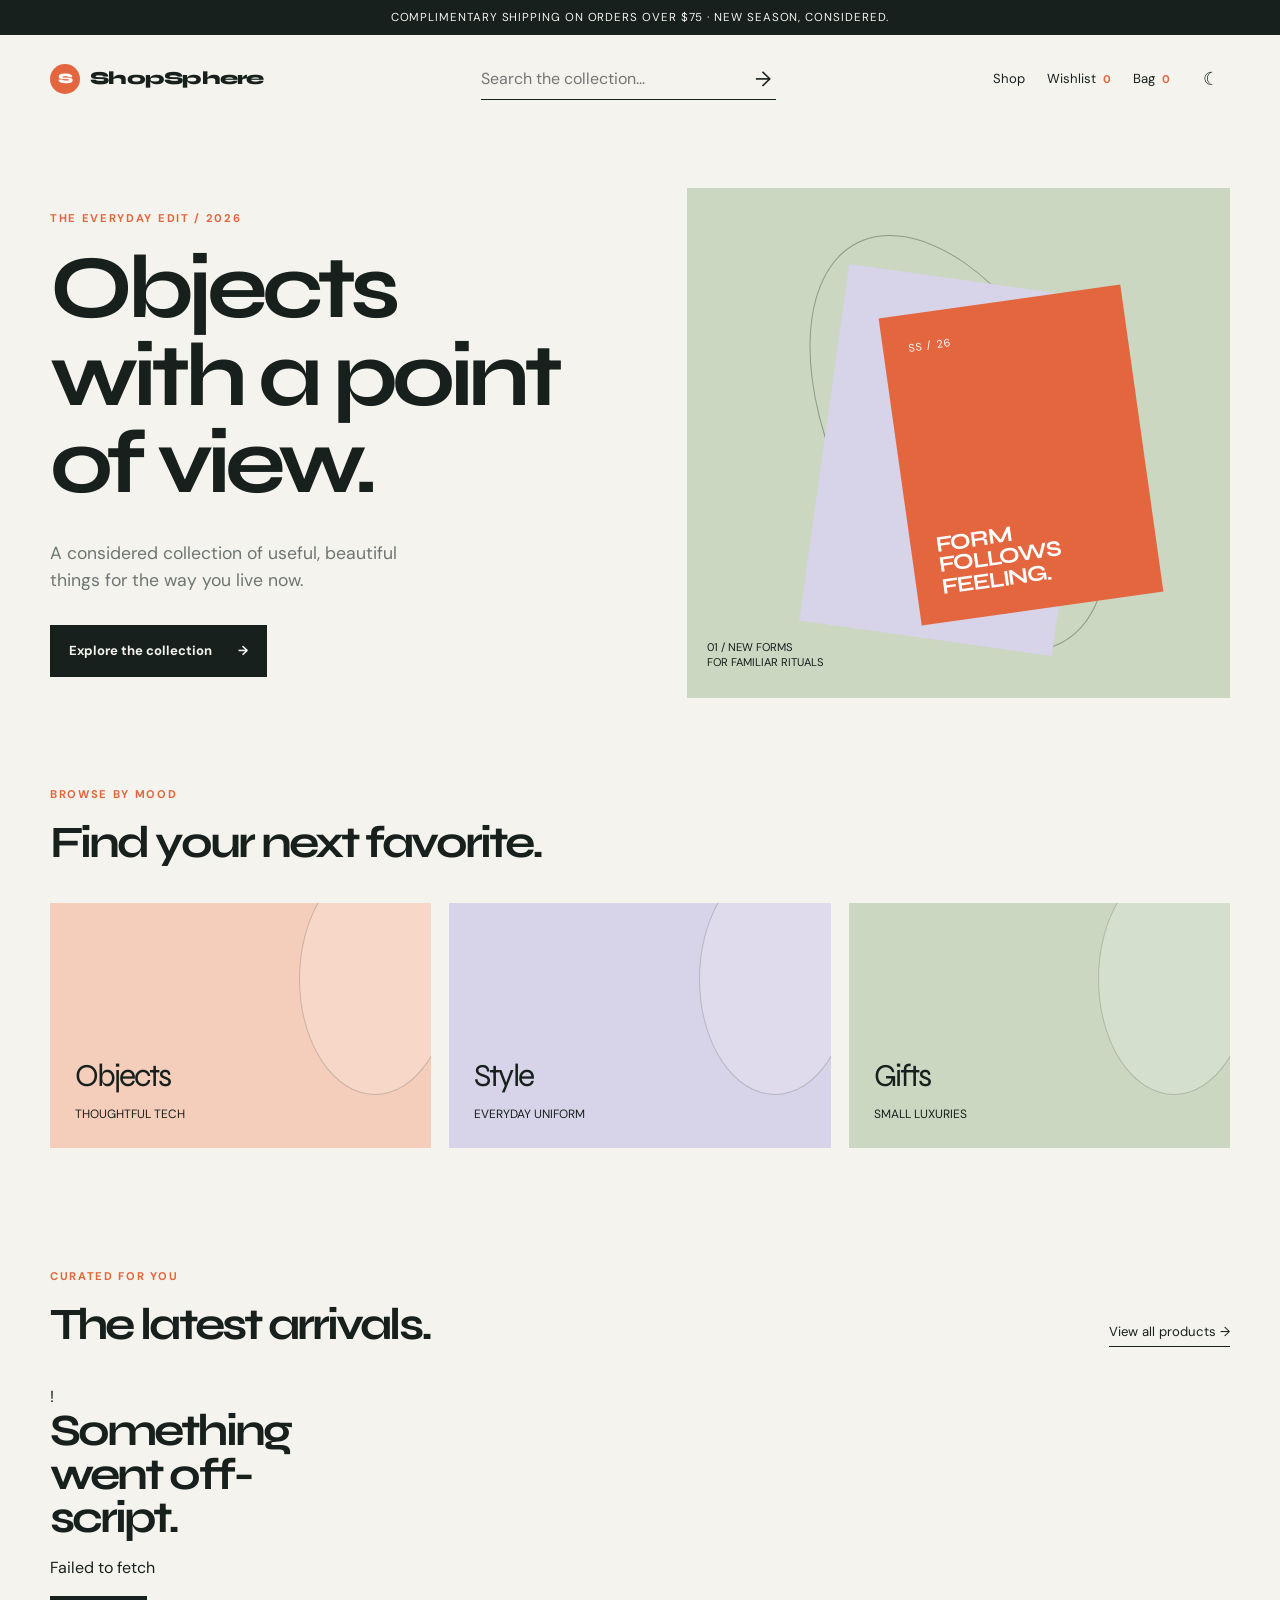
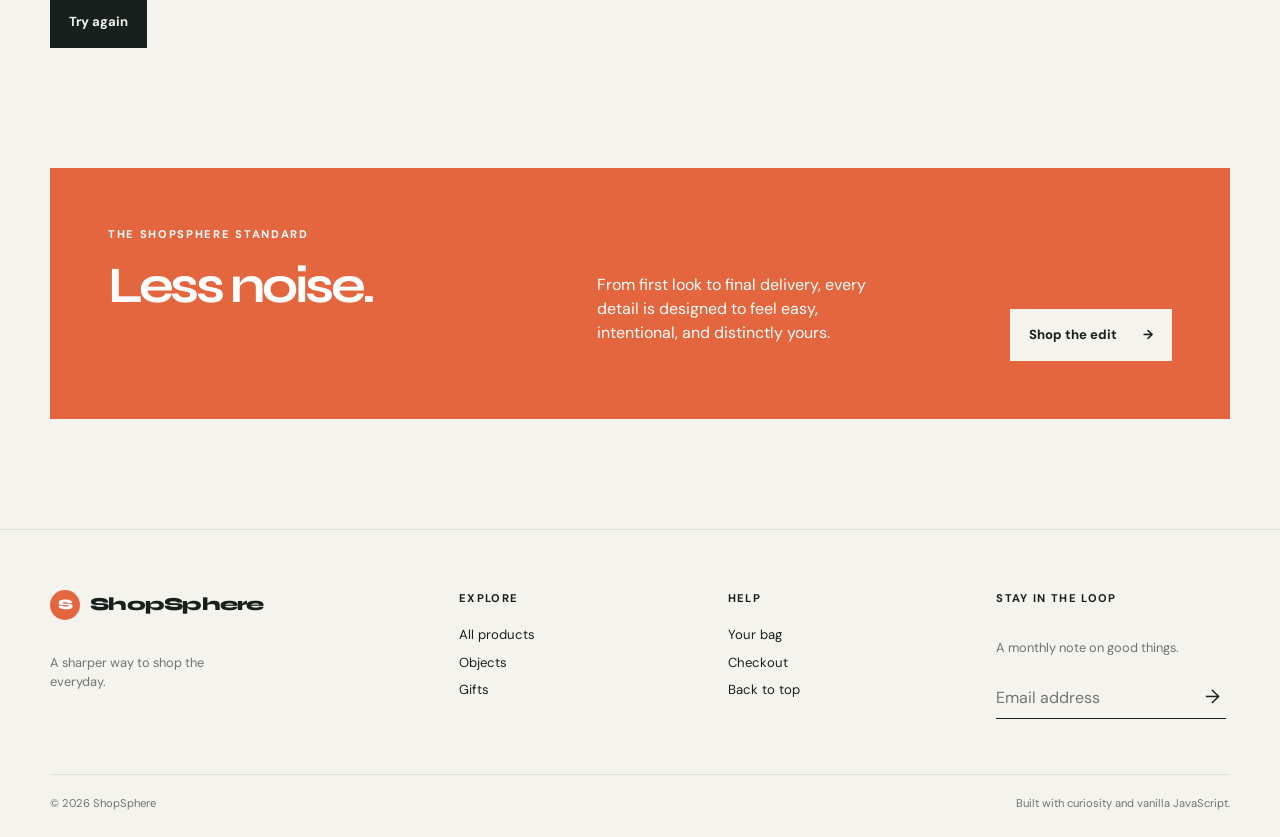
<file: shopsphere/index.html>
<!doctype html>
<html lang="en">
<head>
  <meta charset="UTF-8">
  <meta name="viewport" content="width=device-width, initial-scale=1.0">
  <meta name="description" content="ShopSphere - a modern storefront for everyday essentials.">
  <title>ShopSphere | Modern essentials</title>
  <link rel="preconnect" href="https://fonts.googleapis.com">
  <link rel="preconnect" href="https://fonts.gstatic.com" crossorigin>
  <link href="https://fonts.googleapis.com/css2?family=DM+Sans:wght@400;500;600;700&family=Syne:wght@600;700;800&display=swap" rel="stylesheet">
  <link rel="stylesheet" href="css/style.css">
  <link rel="stylesheet" href="css/responsive.css">
</head>
<body data-page="home">
  <header class="site-header" id="top">
    <div class="announcement">Complimentary shipping on orders over $75 <span aria-hidden="true">&middot;</span> New season, considered.</div>
    <nav class="navbar container" aria-label="Primary navigation">
      <a class="brand" href="index.html" aria-label="ShopSphere home"><span class="brand-mark">S</span><span>ShopSphere</span></a>
      <form class="nav-search" role="search" action="products.html"><label class="sr-only" for="nav-search">Search products</label><input id="nav-search" name="search" type="search" placeholder="Search the collection..."><button type="submit" aria-label="Search">&#8594;</button></form>
      <div class="nav-actions"><a href="products.html">Shop</a><a href="products.html?wishlist=true">Wishlist <span class="count-badge" data-wishlist-count>0</span></a><a class="cart-link" href="cart.html">Bag <span class="count-badge" data-cart-count>0</span></a><button class="icon-button" type="button" data-theme-toggle aria-label="Toggle dark mode">&#9790;</button></div>
      <button class="menu-toggle icon-button" type="button" data-menu-toggle aria-label="Open navigation">&#9776;</button>
    </nav>
  </header>
  <main>
    <section class="hero container">
      <div class="hero-copy"><p class="eyebrow">The everyday edit / 2026</p><h1>Objects with a point of view.</h1><p class="hero-text">A considered collection of useful, beautiful things for the way you live now.</p><a class="button button-dark" href="products.html">Explore the collection <span>&#8594;</span></a></div>
      <div class="hero-art" aria-label="Abstract editorial product still life"><div class="hero-orbit"></div><div class="hero-card hero-card-back"></div><div class="hero-card hero-card-front"><span>SS / 26</span><strong>FORM<br>FOLLOWS<br>FEELING.</strong></div><p class="art-caption">01 / New forms<br>for familiar rituals</p></div>
    </section>
    <section class="category-strip container" aria-labelledby="category-heading"><div class="section-heading"><p class="eyebrow">Browse by mood</p><h2 id="category-heading">Find your next favorite.</h2></div><div class="category-grid"><a class="category-tile tile-objects" href="products.html?category=electronics"><span>Objects</span><small>Thoughtful tech</small></a><a class="category-tile tile-style" href="products.html?category=men's clothing"><span>Style</span><small>Everyday uniform</small></a><a class="category-tile tile-gifts" href="products.html?category=jewelery"><span>Gifts</span><small>Small luxuries</small></a></div></section>
    <section class="featured-section container" aria-labelledby="featured-heading"><div class="section-heading section-heading-row"><div><p class="eyebrow">Curated for you</p><h2 id="featured-heading">The latest arrivals.</h2></div><a class="text-link" href="products.html">View all products <span>&#8594;</span></a></div><div class="product-grid" data-featured-products><div class="loading-state"><span class="loader"></span> Loading the collection...</div></div></section>
    <section class="promo-banner container"><div><p class="eyebrow">The ShopSphere standard</p><h2>Less noise.<br><em>More meaning.</em></h2></div><p>From first look to final delivery, every detail is designed to feel easy, intentional, and distinctly yours.</p><a class="button button-light" href="products.html">Shop the edit <span>&#8594;</span></a></section>
  </main>
  <footer class="site-footer"><div class="container footer-grid"><div><a class="brand footer-brand" href="index.html"><span class="brand-mark">S</span><span>ShopSphere</span></a><p class="footer-note">A sharper way to shop the everyday.</p></div><div><p class="footer-label">Explore</p><a href="products.html">All products</a><a href="products.html?category=electronics">Objects</a><a href="products.html?category=jewelery">Gifts</a></div><div><p class="footer-label">Help</p><a href="cart.html">Your bag</a><a href="checkout.html">Checkout</a><a href="#top">Back to top</a></div><div><p class="footer-label">Stay in the loop</p><p class="footer-note">A monthly note on good things.</p><form class="newsletter-form"><label class="sr-only" for="newsletter">Email address</label><input id="newsletter" type="email" placeholder="Email address" required><button type="submit" aria-label="Subscribe">&#8594;</button></form></div></div><div class="container footer-bottom"><span>&copy; 2026 ShopSphere</span><span>Built with curiosity and vanilla JavaScript.</span></div></footer>
  <div class="toast-region" aria-live="polite" aria-atomic="true"></div><button class="back-to-top icon-button" type="button" data-back-to-top aria-label="Back to top">&#8593;</button>
  <script type="module" src="js/app.js"></script>
</body>
</html>
</file>
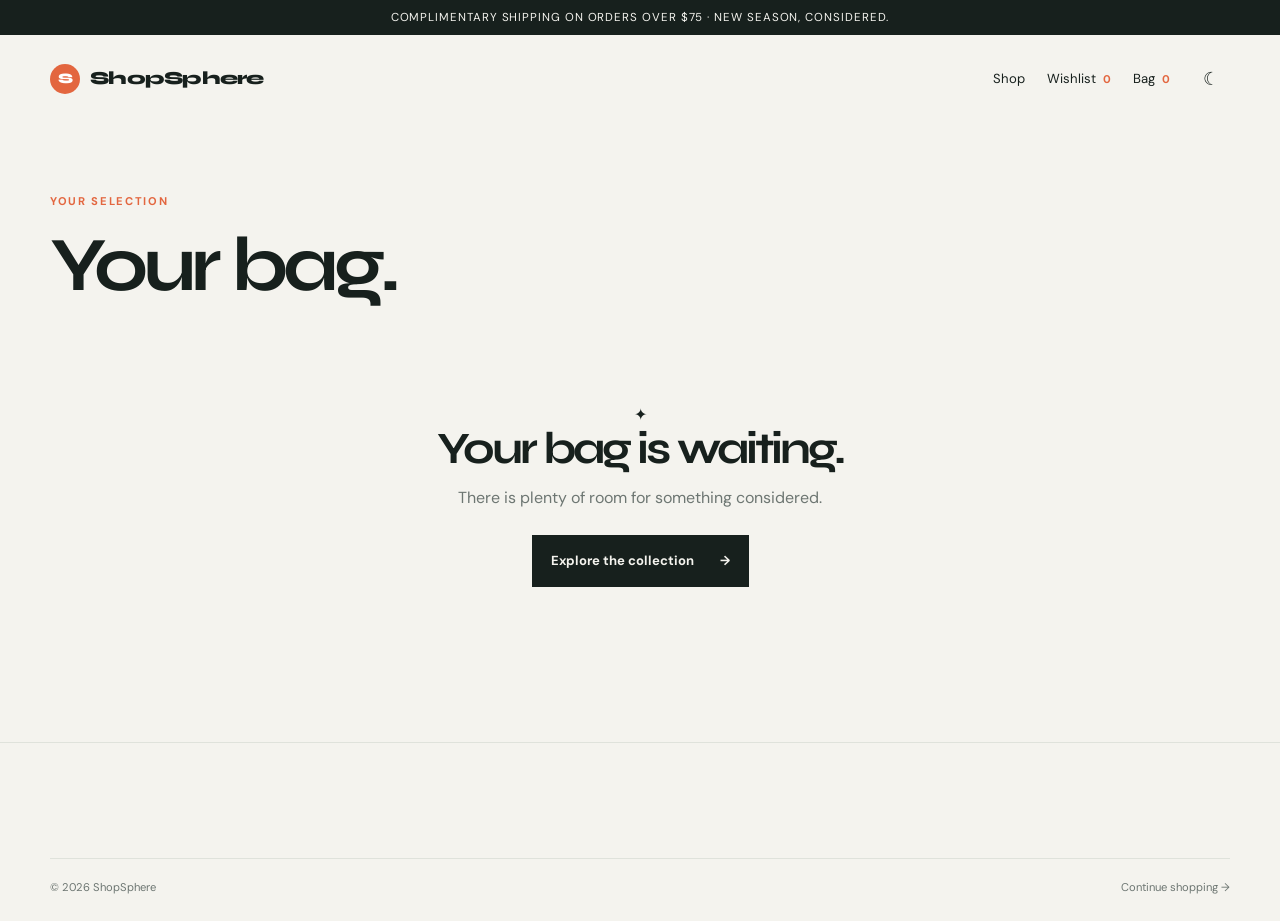
<file: shopsphere/cart.html>
<!doctype html>
<html lang="en">
<head><meta charset="UTF-8"><meta name="viewport" content="width=device-width, initial-scale=1.0"><meta name="description" content="Review your ShopSphere shopping bag."><title>Your bag | ShopSphere</title><link rel="preconnect" href="https://fonts.googleapis.com"><link rel="preconnect" href="https://fonts.gstatic.com" crossorigin><link href="https://fonts.googleapis.com/css2?family=DM+Sans:wght@400;500;600;700&family=Syne:wght@600;700;800&display=swap" rel="stylesheet"><link rel="stylesheet" href="css/style.css"><link rel="stylesheet" href="css/cart.css"><link rel="stylesheet" href="css/responsive.css"></head>
<body data-page="cart"><header class="site-header"><div class="announcement">Complimentary shipping on orders over $75 <span aria-hidden="true">&middot;</span> New season, considered.</div><nav class="navbar container" aria-label="Primary navigation"><a class="brand" href="index.html"><span class="brand-mark">S</span><span>ShopSphere</span></a><div class="nav-actions"><a href="products.html">Shop</a><a href="products.html?wishlist=true">Wishlist <span class="count-badge" data-wishlist-count>0</span></a><a class="cart-link" href="cart.html">Bag <span class="count-badge" data-cart-count>0</span></a><button class="icon-button" type="button" data-theme-toggle aria-label="Toggle dark mode">&#9790;</button></div><button class="menu-toggle icon-button" type="button" data-menu-toggle aria-label="Open navigation">&#9776;</button></nav></header><main class="container page-main"><div class="page-intro compact-intro"><p class="eyebrow">Your selection</p><h1>Your bag.</h1></div><div data-cart-view></div></main><footer class="site-footer"><div class="container footer-bottom"><span>&copy; 2026 ShopSphere</span><a href="products.html">Continue shopping <span>&#8594;</span></a></div></footer><div class="toast-region" aria-live="polite" aria-atomic="true"></div><script type="module" src="js/app.js"></script></body></html>
</file>
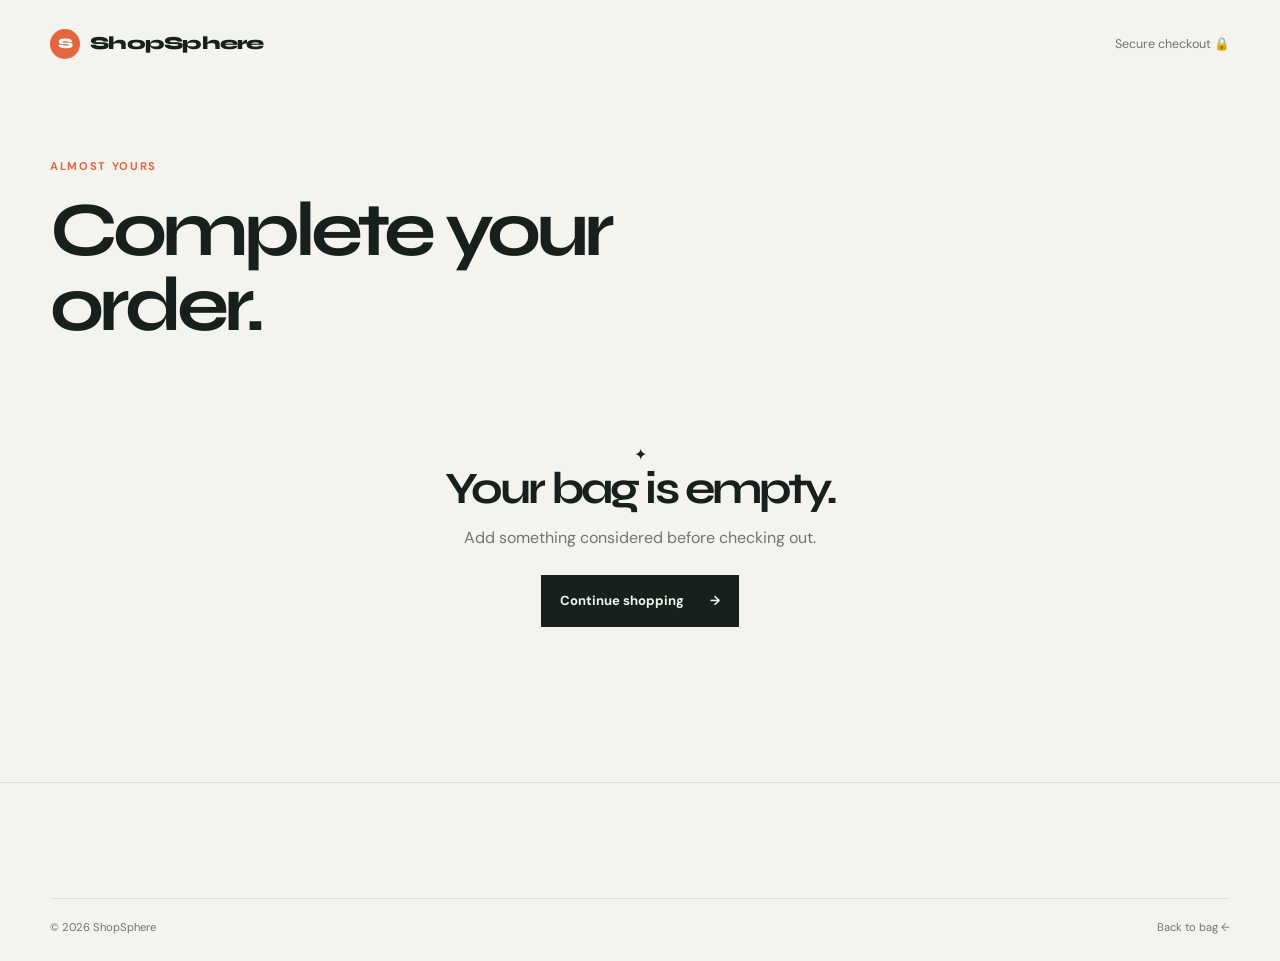
<file: shopsphere/checkout.html>
<!doctype html>
<html lang="en">
<head><meta charset="UTF-8"><meta name="viewport" content="width=device-width, initial-scale=1.0"><meta name="description" content="Securely complete your ShopSphere order."><title>Checkout | ShopSphere</title><link rel="preconnect" href="https://fonts.googleapis.com"><link rel="preconnect" href="https://fonts.gstatic.com" crossorigin><link href="https://fonts.googleapis.com/css2?family=DM+Sans:wght@400;500;600;700&family=Syne:wght@600;700;800&display=swap" rel="stylesheet"><link rel="stylesheet" href="css/style.css"><link rel="stylesheet" href="css/cart.css"><link rel="stylesheet" href="css/responsive.css"></head>
<body data-page="checkout"><header class="site-header"><nav class="navbar container" aria-label="Checkout navigation"><a class="brand" href="index.html"><span class="brand-mark">S</span><span>ShopSphere</span></a><span class="checkout-lock">Secure checkout <span aria-hidden="true">&#128274;</span></span></nav></header><main class="container page-main"><div class="page-intro compact-intro"><p class="eyebrow">Almost yours</p><h1>Complete your order.</h1></div><div data-checkout-view></div><section class="order-history" data-order-history hidden></section></main><footer class="site-footer"><div class="container footer-bottom"><span>&copy; 2026 ShopSphere</span><a href="cart.html">Back to bag <span>&#8592;</span></a></div></footer><div class="toast-region" aria-live="polite" aria-atomic="true"></div><script type="module" src="js/app.js"></script></body></html>
</file>
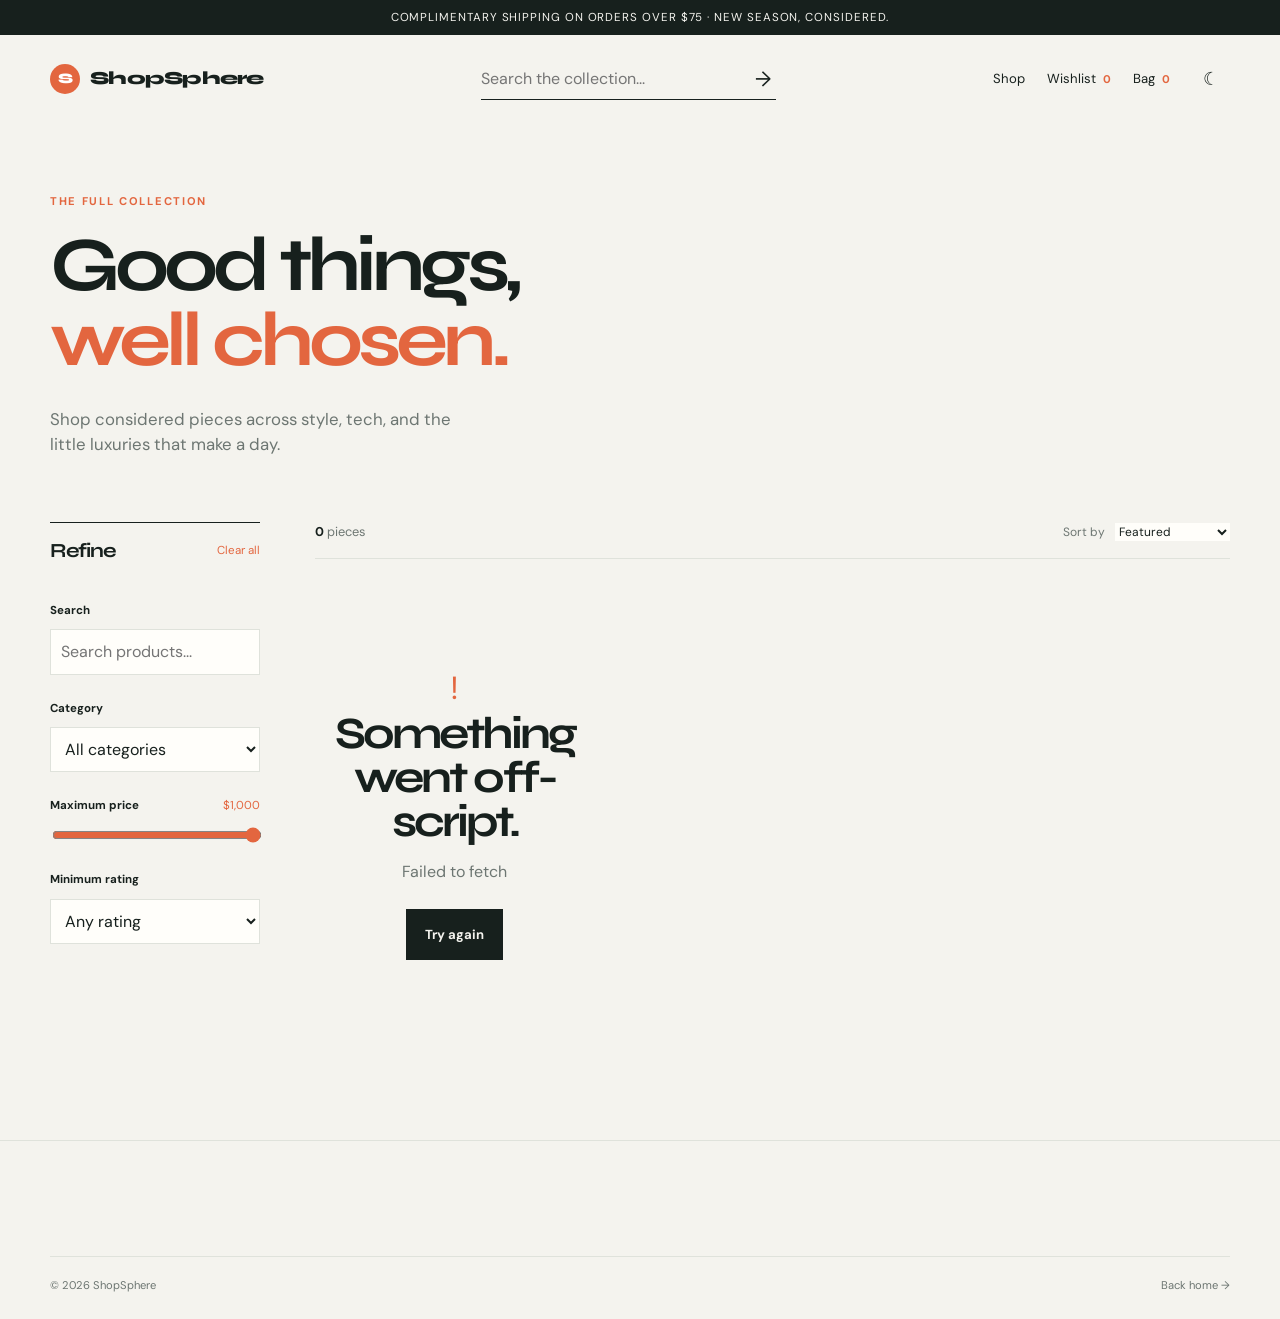
<file: shopsphere/products.html>
<!doctype html>
<html lang="en">
<head>
  <meta charset="UTF-8"><meta name="viewport" content="width=device-width, initial-scale=1.0"><meta name="description" content="Browse the ShopSphere collection."><title>Shop all | ShopSphere</title>
  <link rel="preconnect" href="https://fonts.googleapis.com"><link rel="preconnect" href="https://fonts.gstatic.com" crossorigin><link href="https://fonts.googleapis.com/css2?family=DM+Sans:wght@400;500;600;700&family=Syne:wght@600;700;800&display=swap" rel="stylesheet"><link rel="stylesheet" href="css/style.css"><link rel="stylesheet" href="css/products.css"><link rel="stylesheet" href="css/responsive.css">
</head>
<body data-page="products">
  <header class="site-header"><div class="announcement">Complimentary shipping on orders over $75 <span aria-hidden="true">&middot;</span> New season, considered.</div><nav class="navbar container" aria-label="Primary navigation"><a class="brand" href="index.html"><span class="brand-mark">S</span><span>ShopSphere</span></a><form class="nav-search" role="search" action="products.html"><label class="sr-only" for="nav-search">Search products</label><input id="nav-search" name="search" type="search" placeholder="Search the collection..."><button type="submit" aria-label="Search">&#8594;</button></form><div class="nav-actions"><a href="products.html">Shop</a><a href="products.html?wishlist=true">Wishlist <span class="count-badge" data-wishlist-count>0</span></a><a class="cart-link" href="cart.html">Bag <span class="count-badge" data-cart-count>0</span></a><button class="icon-button" type="button" data-theme-toggle aria-label="Toggle dark mode">&#9790;</button></div><button class="menu-toggle icon-button" type="button" data-menu-toggle aria-label="Open navigation">&#9776;</button></nav></header>
  <main class="container page-main"><div class="page-intro"><p class="eyebrow">The full collection</p><h1>Good things,<br><em>well chosen.</em></h1><p>Shop considered pieces across style, tech, and the little luxuries that make a day.</p></div><div class="shop-layout"><aside class="filters-panel" data-filters aria-label="Product filters"><div class="filter-header"><h2>Refine</h2><button class="text-button" type="button" data-clear-filters>Clear all</button></div><label for="search-filter">Search</label><input id="search-filter" type="search" data-filter-search placeholder="Search products..."><label for="category-filter">Category</label><select id="category-filter" data-filter-category><option value="all">All categories</option></select><label for="price-filter">Maximum price <output data-price-output>$1,000</output></label><input id="price-filter" type="range" min="0" max="1000" step="10" value="1000" data-filter-price><label for="rating-filter">Minimum rating</label><select id="rating-filter" data-filter-rating><option value="0">Any rating</option><option value="4">4.0 and up</option><option value="3">3.0 and up</option></select></aside><section class="results-panel"><div class="results-toolbar"><p><strong data-results-count>0</strong> pieces</p><label class="sort-control" for="sort-products">Sort by <select id="sort-products" data-filter-sort><option value="featured">Featured</option><option value="price-low">Price: low to high</option><option value="price-high">Price: high to low</option><option value="rating">Top rated</option><option value="name">Alphabetical</option></select></label></div><div class="product-grid" data-products-grid><div class="loading-state"><span class="loader"></span> Loading the collection...</div></div><div class="empty-state" data-products-empty hidden><div class="empty-icon">&#10022;</div><h2>No matches yet.</h2><p>Try widening your filters to find what you are looking for.</p><button class="button button-dark" type="button" data-clear-filters>Reset filters</button></div></section></div></main>
  <footer class="site-footer"><div class="container footer-bottom"><span>&copy; 2026 ShopSphere</span><a href="index.html">Back home <span>&#8594;</span></a></div></footer><div class="toast-region" aria-live="polite" aria-atomic="true"></div><button class="back-to-top icon-button" type="button" data-back-to-top aria-label="Back to top">&#8593;</button><script type="module" src="js/app.js"></script>
</body>
</html>
</file>
<file: shopsphere/css/style.css>
:root { --ink: #17201d; --muted: #6d7672; --paper: #f4f3ee; --surface: #fffefa; --line: #dfe2db; --accent: #e3663f; --accent-soft: #f4cdbb; --sage: #cbd7c1; --lavender: #d7d3e8; --shadow: 0 20px 60px rgba(23, 32, 29, .08); color-scheme: light; }
[data-theme="dark"] { --ink: #f3f1e8; --muted: #a4aea7; --paper: #19211e; --surface: #222c28; --line: #3b4741; --accent: #ff8c68; --accent-soft: #6a3c31; --sage: #344230; --lavender: #3b394c; --shadow: 0 20px 60px rgba(0, 0, 0, .25); color-scheme: dark; }
* { box-sizing: border-box; } html { scroll-behavior: smooth; } body { margin: 0; background: var(--paper); color: var(--ink); font-family: "DM Sans", sans-serif; line-height: 1.5; transition: background .25s ease, color .25s ease; } a { color: inherit; text-decoration: none; } button, input, select { font: inherit; } button { cursor: pointer; } img { display: block; max-width: 100%; } .container { width: min(1180px, calc(100% - 64px)); margin-inline: auto; } .sr-only { position: absolute; width: 1px; height: 1px; padding: 0; margin: -1px; overflow: hidden; clip: rect(0, 0, 0, 0); white-space: nowrap; border: 0; }
.announcement { background: var(--ink); color: var(--paper); font-size: .72rem; letter-spacing: .08em; padding: 9px 20px; text-align: center; text-transform: uppercase; } .site-header { position: relative; z-index: 10; } .navbar { align-items: center; display: flex; gap: 28px; justify-content: space-between; min-height: 88px; } .brand { align-items: center; display: inline-flex; font-family: Syne, sans-serif; font-size: 1.15rem; font-weight: 800; gap: 10px; letter-spacing: -.04em; white-space: nowrap; } .brand-mark { align-items: center; background: var(--accent); border-radius: 50%; color: #fff; display: inline-flex; font-family: Syne, sans-serif; font-size: .9rem; height: 30px; justify-content: center; width: 30px; } .nav-search { align-items: center; border-bottom: 1px solid var(--ink); display: flex; max-width: 295px; width: 100%; } .nav-search input { background: transparent; border: 0; color: var(--ink); min-width: 0; outline: 0; padding: 8px 0; width: 100%; } .nav-search button { background: transparent; border: 0; color: var(--ink); font-size: 1.3rem; padding: 5px; } .nav-actions { align-items: center; display: flex; font-size: .82rem; gap: 22px; white-space: nowrap; } .nav-actions a:hover, .text-link:hover { color: var(--accent); } .count-badge { color: var(--accent); font-size: .7rem; font-weight: 700; margin-left: 3px; } .icon-button { align-items: center; background: transparent; border: 1px solid transparent; color: var(--ink); display: inline-flex; font-size: 1.1rem; height: 38px; justify-content: center; width: 38px; } .icon-button:hover, .icon-button:focus-visible { border-color: var(--ink); } .menu-toggle { display: none; }
.hero { align-items: center; display: grid; gap: 8%; grid-template-columns: 1fr 1fr; min-height: 640px; padding-bottom: 88px; padding-top: 65px; } .eyebrow { color: var(--accent); font-size: .7rem; font-weight: 700; letter-spacing: .15em; margin: 0 0 18px; text-transform: uppercase; } h1, h2 { font-family: Syne, sans-serif; letter-spacing: -.065em; line-height: .98; margin: 0; } h1 { font-size: clamp(3.6rem, 7vw, 6.8rem); max-width: 700px; } h2 { font-size: clamp(2rem, 3.5vw, 3.5rem); } em { color: var(--accent); font-style: normal; } .hero-text { color: var(--muted); font-size: 1.1rem; margin: 32px 0; max-width: 370px; } .button { align-items: center; border: 1px solid transparent; display: inline-flex; font-size: .82rem; font-weight: 700; gap: 26px; justify-content: center; padding: 15px 18px; transition: transform .2s ease, background .2s ease; } .button:hover { transform: translateY(-3px); } .button-dark { background: var(--ink); color: var(--paper); } .button-light { background: var(--paper); color: var(--ink); } .hero-art { background: var(--sage); min-height: 510px; overflow: hidden; position: relative; } .hero-orbit { border: 1px solid rgba(23, 32, 29, .35); border-radius: 50%; height: 450px; left: 50%; position: absolute; top: 50%; transform: translate(-50%, -50%) rotate(-27deg); width: 245px; } .hero-card { position: absolute; transform: rotate(8deg); } .hero-card-back { background: var(--lavender); height: 360px; left: 25%; top: 18%; width: 47%; } .hero-card-front { background: var(--accent); color: #fff; display: flex; flex-direction: column; height: 310px; justify-content: space-between; padding: 25px; right: 16%; top: 22%; transform: rotate(-8deg); width: 45%; } .hero-card-front span { font-size: .68rem; letter-spacing: .12em; } .hero-card-front strong { font-family: Syne, sans-serif; font-size: 1.4rem; letter-spacing: -.05em; line-height: .95; } .art-caption { bottom: 18px; font-size: .7rem; left: 20px; line-height: 1.3; position: absolute; text-transform: uppercase; }
.category-strip, .featured-section { padding-bottom: 120px; } .section-heading { margin-bottom: 38px; } .section-heading-row { align-items: end; display: flex; justify-content: space-between; } .text-link { border-bottom: 1px solid var(--ink); font-size: .82rem; padding-bottom: 4px; } .category-grid { display: grid; gap: 18px; grid-template-columns: repeat(3, 1fr); } .category-tile { display: flex; flex-direction: column; height: 245px; justify-content: end; overflow: hidden; padding: 25px; position: relative; transition: transform .2s ease; } .category-tile:hover { transform: translateY(-5px); } .category-tile::before { background: rgba(255,255,255,.2); border: 1px solid rgba(23,32,29,.2); border-radius: 50%; content: ""; height: 230px; position: absolute; right: -20px; top: -40px; width: 150px; } .tile-objects { background: var(--accent-soft); } .tile-style { background: var(--lavender); } .tile-gifts { background: var(--sage); } .category-tile span { font-family: Syne, sans-serif; font-size: 2rem; letter-spacing: -.06em; position: relative; } .category-tile small { font-size: .75rem; margin-top: 5px; position: relative; text-transform: uppercase; }
.product-grid { display: grid; gap: 20px; grid-template-columns: repeat(4, 1fr); } .loading-state { align-items: center; color: var(--muted); display: flex; gap: 10px; grid-column: 1 / -1; justify-content: center; min-height: 220px; } .loader { animation: spin .8s linear infinite; border: 2px solid var(--line); border-radius: 50%; border-top-color: var(--accent); height: 20px; width: 20px; } @keyframes spin { to { transform: rotate(360deg); } } .promo-banner { align-items: end; background: var(--accent); color: #fff; display: grid; gap: 30px; grid-template-columns: 1.2fr 1fr auto; margin-bottom: 110px; padding: 58px; } .promo-banner .eyebrow { color: #fff; } .promo-banner h2 { font-size: clamp(2.5rem, 4vw, 4rem); } .promo-banner p:not(.eyebrow) { font-size: 1rem; max-width: 300px; }
.site-footer { border-top: 1px solid var(--line); padding: 60px 0 25px; } .footer-grid { display: grid; gap: 35px; grid-template-columns: 1.6fr repeat(3, 1fr); } .footer-grid > div { display: flex; flex-direction: column; gap: 8px; } .footer-brand { margin-bottom: 12px; } .footer-note { color: var(--muted); font-size: .8rem; max-width: 210px; } .footer-label { font-size: .7rem; font-weight: 700; letter-spacing: .12em; margin: 0 0 10px; text-transform: uppercase; } .footer-grid a:not(.brand) { font-size: .82rem; } .newsletter-form { border-bottom: 1px solid var(--ink); display: flex; max-width: 230px; } .newsletter-form input { background: transparent; border: 0; color: var(--ink); min-width: 0; outline: 0; padding: 8px 0; width: 100%; } .newsletter-form button { background: transparent; border: 0; color: var(--ink); font-size: 1.2rem; } .footer-bottom { border-top: 1px solid var(--line); color: var(--muted); display: flex; font-size: .7rem; justify-content: space-between; margin-top: 55px; padding-top: 20px; } .toast-region { bottom: 22px; display: flex; flex-direction: column; gap: 8px; position: fixed; right: 22px; z-index: 20; } .toast { align-items: center; animation: toast-in .25s ease-out; background: var(--ink); box-shadow: var(--shadow); color: var(--paper); display: flex; font-size: .8rem; gap: 10px; max-width: min(360px, calc(100vw - 44px)); padding: 12px 12px 12px 14px; } .toast-icon { align-items: center; border: 1px solid currentColor; border-radius: 50%; display: inline-flex; flex: 0 0 20px; font-size: .7rem; height: 20px; justify-content: center; } .toast-message { flex: 1; } .toast-close { background: transparent; border: 0; color: inherit; font-size: 1.1rem; line-height: 1; padding: 2px 4px; } .toast.is-leaving { animation: toast-out .18s ease-in forwards; } @keyframes toast-in { from { opacity: 0; transform: translateY(10px); } to { opacity: 1; transform: translateY(0); } } @keyframes toast-out { to { opacity: 0; transform: translateY(8px); } } .back-to-top { background: var(--ink); bottom: 20px; color: var(--paper); display: none; position: fixed; right: 20px; z-index: 9; } .back-to-top.visible { display: inline-flex; }
.page-main { min-height: 65vh; padding-bottom: 100px; padding-top: 70px; } .page-intro { margin-bottom: 65px; max-width: 700px; } .page-intro h1 { font-size: clamp(3.4rem, 6vw, 6rem); } .page-intro > p:last-child { color: var(--muted); font-size: 1.05rem; margin: 28px 0 0; max-width: 430px; } .compact-intro { margin-bottom: 45px; } .checkout-lock { color: var(--muted); font-size: .78rem; }
:focus-visible { outline: 2px solid var(--accent); outline-offset: 3px; }
</file>
<file: shopsphere/css/responsive.css>
@media (max-width: 900px) { .container { width: min(100% - 40px, 720px); } .navbar { gap: 15px; } .nav-search { max-width: 220px; } .nav-actions { gap: 12px; } .hero { gap: 40px; grid-template-columns: 1fr 1fr; min-height: auto; padding-bottom: 80px; } h1 { font-size: clamp(3rem, 8vw, 5rem); } .hero-art { min-height: 400px; } .product-grid { grid-template-columns: repeat(3, 1fr); } .promo-banner { grid-template-columns: 1fr 1fr; } .promo-banner .button { grid-column: 2; grid-row: 1 / span 2; } .footer-grid { grid-template-columns: repeat(2, 1fr); } .footer-grid > div:first-child { grid-column: 1 / -1; } .shop-layout { gap: 30px; grid-template-columns: 175px 1fr; } .cart-layout, .checkout-layout { gap: 30px; grid-template-columns: 1fr 300px; } }
@media (max-width: 640px) { .container { width: min(100% - 32px, 500px); } .announcement { font-size: .6rem; } .navbar { min-height: 72px; position: relative; } .nav-search { display: none; } .nav-actions { display: none; } .menu-toggle { display: inline-flex; margin-left: auto; } .navbar.menu-open .nav-actions { align-items: stretch; background: var(--surface); box-shadow: var(--shadow); display: flex; flex-direction: column; gap: 18px; left: 0; padding: 25px; position: absolute; right: 0; top: 72px; } .hero { display: flex; flex-direction: column; padding-top: 35px; } .hero-copy { align-self: flex-start; } .hero-art { min-height: 360px; width: 100%; } .category-grid, .product-grid { grid-template-columns: repeat(2, 1fr); } .category-tile { height: 180px; padding: 18px; } .category-tile span { font-size: 1.45rem; } .section-heading-row { align-items: start; flex-direction: column; gap: 20px; } .category-strip, .featured-section { padding-bottom: 75px; } .promo-banner { display: block; margin-bottom: 75px; padding: 35px 25px; } .promo-banner > p { margin: 25px 0; } .footer-grid { grid-template-columns: 1fr 1fr; } .footer-grid > div:last-child { grid-column: 1 / -1; } .footer-bottom { flex-direction: column; gap: 6px; } .page-main { padding-top: 45px; } .page-intro { margin-bottom: 40px; } .page-intro h1 { font-size: clamp(3rem, 15vw, 4.5rem); } .shop-layout { display: block; } .filters-panel { background: var(--surface); margin-bottom: 35px; padding: 20px; position: static; } .results-toolbar { align-items: flex-start; flex-direction: column; gap: 15px; } .sort-control { width: 100%; } .sort-control select { flex: 1; } .product-image-wrap { height: 200px; padding: 20px; } .product-title { font-size: .76rem; } .cart-layout, .checkout-layout { display: block; } .summary-card { margin-top: 35px; } .cart-item { gap: 12px; grid-template-columns: 75px 1fr; } .cart-item-price { grid-column: 2; } .cart-item-image { height: 80px; } .form-row, .payment-options { grid-template-columns: 1fr; } .toast-region { bottom: 14px; left: 14px; right: 14px; } .toast { max-width: none; } }
@media (max-width: 640px) { .product-modal { display: block; max-height: 90vh; overflow-y: auto; padding: 30px 20px 25px; } .modal-image { min-height: 220px; } .modal-copy { margin-top: 25px; } .modal-actions { align-items: stretch; flex-direction: column; } }
@media (max-width: 375px) { .container { width: calc(100% - 24px); } .product-grid { gap: 12px; } .product-image-wrap { height: 165px; } .category-grid { gap: 10px; } }
</file>
<file: shopsphere/css/cart.css>
.cart-layout, .checkout-layout { align-items: start; display: grid; gap: 60px; grid-template-columns: 1fr 350px; } .cart-items { border-top: 1px solid var(--ink); } .cart-item { align-items: center; border-bottom: 1px solid var(--line); display: grid; gap: 20px; grid-template-columns: 100px 1fr auto; padding: 20px 0; } .cart-item-image { align-items: center; background: var(--surface); display: flex; height: 105px; justify-content: center; padding: 15px; } .cart-item-image img { height: 100%; mix-blend-mode: multiply; object-fit: contain; width: 100%; } .cart-item h3 { font-family: Syne, sans-serif; font-size: 1rem; letter-spacing: -.03em; margin: 0 0 7px; } .cart-item p { color: var(--muted); font-size: .75rem; margin: 0; } .cart-item-price { font-size: .9rem; font-weight: 700; } .quantity-control { align-items: center; border: 1px solid var(--line); display: inline-flex; margin-top: 15px; } .quantity-control button { background: transparent; border: 0; color: var(--ink); height: 28px; width: 28px; } .quantity-control span { font-size: .75rem; min-width: 28px; text-align: center; } .remove-button { background: transparent; border: 0; color: var(--muted); font-size: .72rem; margin-top: 12px; padding: 0; text-decoration: underline; } .summary-card { background: var(--surface); padding: 28px; } .summary-card h2 { font-size: 1.5rem; margin-bottom: 25px; } .summary-row { color: var(--muted); display: flex; font-size: .8rem; justify-content: space-between; margin: 14px 0; } .summary-row.total { border-top: 1px solid var(--line); color: var(--ink); font-size: 1rem; font-weight: 700; margin-top: 22px; padding-top: 20px; } .coupon-form { display: flex; margin: 25px 0; } .coupon-form input { background: transparent; border: 1px solid var(--line); color: var(--ink); min-width: 0; padding: 11px; text-transform: uppercase; width: 100%; } .coupon-form button { background: var(--ink); border: 0; color: var(--paper); padding: 0 15px; } .summary-card .button { margin-top: 15px; width: 100%; } .empty-cart { padding: 55px 0; text-align: center; } .empty-cart p { color: var(--muted); margin: 15px 0 25px; } .form-section { border-top: 1px solid var(--ink); padding-top: 20px; } .form-section h2 { font-size: 1.35rem; margin-bottom: 22px; } .checkout-form { display: flex; flex-direction: column; gap: 17px; } .form-row { display: grid; gap: 15px; grid-template-columns: 1fr 1fr; } .field { display: flex; flex-direction: column; gap: 6px; } .field label { font-size: .72rem; font-weight: 700; } .field input, .field select { background: var(--surface); border: 1px solid var(--line); color: var(--ink); padding: 12px; } .field input:invalid:not(:placeholder-shown) { border-color: var(--accent); } .payment-options { display: grid; gap: 10px; grid-template-columns: repeat(3, 1fr); } .payment-option { border: 1px solid var(--line); padding: 13px; } .payment-option:has(input:checked) { border-color: var(--accent); background: color-mix(in srgb, var(--accent) 10%, transparent); } .payment-option input { accent-color: var(--accent); margin-right: 6px; } .payment-option label { font-size: .75rem; } .confirmation { margin: 20px auto 50px; max-width: 700px; text-align: center; } .confirmation-mark { align-items: center; background: var(--sage); border-radius: 50%; display: flex; font-size: 2rem; height: 70px; justify-content: center; margin: 0 auto 25px; width: 70px; } .confirmation h1 { font-size: clamp(2.8rem, 5vw, 5rem); margin-inline: auto; } .confirmation > p { color: var(--muted); } .order-details { background: var(--surface); margin-top: 35px; padding: 28px; text-align: left; } .order-details .summary-row { margin: 10px 0; }
.coupon-note { color: var(--accent); font-size: .72rem; margin: -15px 0 15px; }
.form-hint { color: var(--muted); font-size: .72rem; margin: 16px 0 0; }
.order-history { border-top: 1px solid var(--ink); margin-top: 90px; padding-top: 35px; }
.order-history h2 { font-size: 2rem; margin-bottom: 25px; }
.history-list { display: grid; gap: 15px; }
.history-card { background: var(--surface); padding: 24px; }
.history-header, .history-footer { align-items: center; display: flex; justify-content: space-between; }
.history-header strong { font-family: Syne, sans-serif; font-size: 1rem; }
.history-header p, .history-footer { color: var(--muted); font-size: .75rem; margin: 6px 0 0; }
.status-badge { font-size: .65rem; font-weight: 700; letter-spacing: .08em; padding: 6px 9px; text-transform: uppercase; }
.status-processing { background: var(--accent-soft); color: var(--ink); }
.status-shipped { background: var(--lavender); color: var(--ink); }
.status-delivered { background: var(--sage); color: var(--ink); }
.history-items { border-bottom: 1px solid var(--line); border-top: 1px solid var(--line); display: flex; flex-wrap: wrap; gap: 12px 25px; margin: 18px 0; padding: 15px 0; }
.history-items span { font-size: .75rem; }
.history-items small { color: var(--muted); }
</file>
<file: shopsphere/css/products.css>
.wishlist-button span { display: inline-block; transition: transform .2s ease, color .2s ease; }
.wishlist-button.active { color: var(--accent); }
.wishlist-button.active span { animation: wishlist-pop .28s ease-out; }
.wishlist-button:active span { transform: scale(.82); }
@keyframes wishlist-pop { 0% { transform: scale(.75); } 70% { transform: scale(1.2); } 100% { transform: scale(1); } }
.shop-layout { align-items: start; display: grid; gap: 55px; grid-template-columns: 210px 1fr; } .filters-panel { border-top: 1px solid var(--ink); display: flex; flex-direction: column; gap: 10px; padding-top: 18px; position: sticky; top: 20px; } .filter-header { align-items: center; display: flex; justify-content: space-between; margin-bottom: 16px; } .filter-header h2 { font-size: 1.25rem; } .filters-panel label { font-size: .72rem; font-weight: 700; margin-top: 15px; } .filters-panel input, .filters-panel select, .sort-control select { background: var(--surface); border: 1px solid var(--line); color: var(--ink); padding: 10px; width: 100%; } .filters-panel input[type="range"] { accent-color: var(--accent); padding: 0; } .filters-panel output { color: var(--accent); float: right; font-weight: 400; } .text-button { background: transparent; border: 0; color: var(--accent); font-size: .72rem; padding: 0; } .results-toolbar { align-items: center; border-bottom: 1px solid var(--line); display: flex; justify-content: space-between; margin-bottom: 25px; padding-bottom: 17px; } .results-toolbar p { color: var(--muted); font-size: .8rem; margin: 0; } .results-toolbar strong { color: var(--ink); } .sort-control { align-items: center; color: var(--muted); display: flex; font-size: .75rem; gap: 10px; } .sort-control select { border: 0; padding: 0; width: auto; } .product-card { min-width: 0; position: relative; } .product-image-wrap { align-items: center; background: var(--surface); display: flex; height: 270px; justify-content: center; overflow: hidden; padding: 30px; position: relative; } .product-image-wrap img { height: 100%; mix-blend-mode: multiply; object-fit: contain; transition: transform .3s ease; width: 100%; } [data-theme="dark"] .product-image-wrap img { mix-blend-mode: normal; } .product-card:hover .product-image-wrap img { transform: scale(1.06); } .wishlist-button { background: var(--surface); border: 0; color: var(--ink); font-size: 1.2rem; height: 36px; position: absolute; right: 10px; top: 10px; width: 36px; z-index: 1; } .wishlist-button.active { color: var(--accent); } .product-info { padding: 15px 2px; } .product-category { color: var(--muted); font-size: .65rem; letter-spacing: .1em; margin: 0 0 5px; text-transform: uppercase; } .product-title { display: block; font-size: .85rem; font-weight: 600; line-height: 1.3; margin-bottom: 8px; overflow: hidden; text-overflow: ellipsis; white-space: nowrap; } .product-meta { align-items: center; display: flex; justify-content: space-between; } .product-price { font-size: .85rem; font-weight: 700; } .product-rating { color: var(--accent); font-size: .75rem; } .add-button { background: transparent; border: 1px solid var(--line); color: var(--ink); font-size: .72rem; margin-top: 12px; padding: 9px; width: 100%; } .add-button:hover { background: var(--ink); border-color: var(--ink); color: var(--paper); } .empty-state { padding: 80px 20px; text-align: center; } .empty-icon { color: var(--accent); font-size: 2rem; } .empty-state p { color: var(--muted); margin-bottom: 25px; }
</file>
